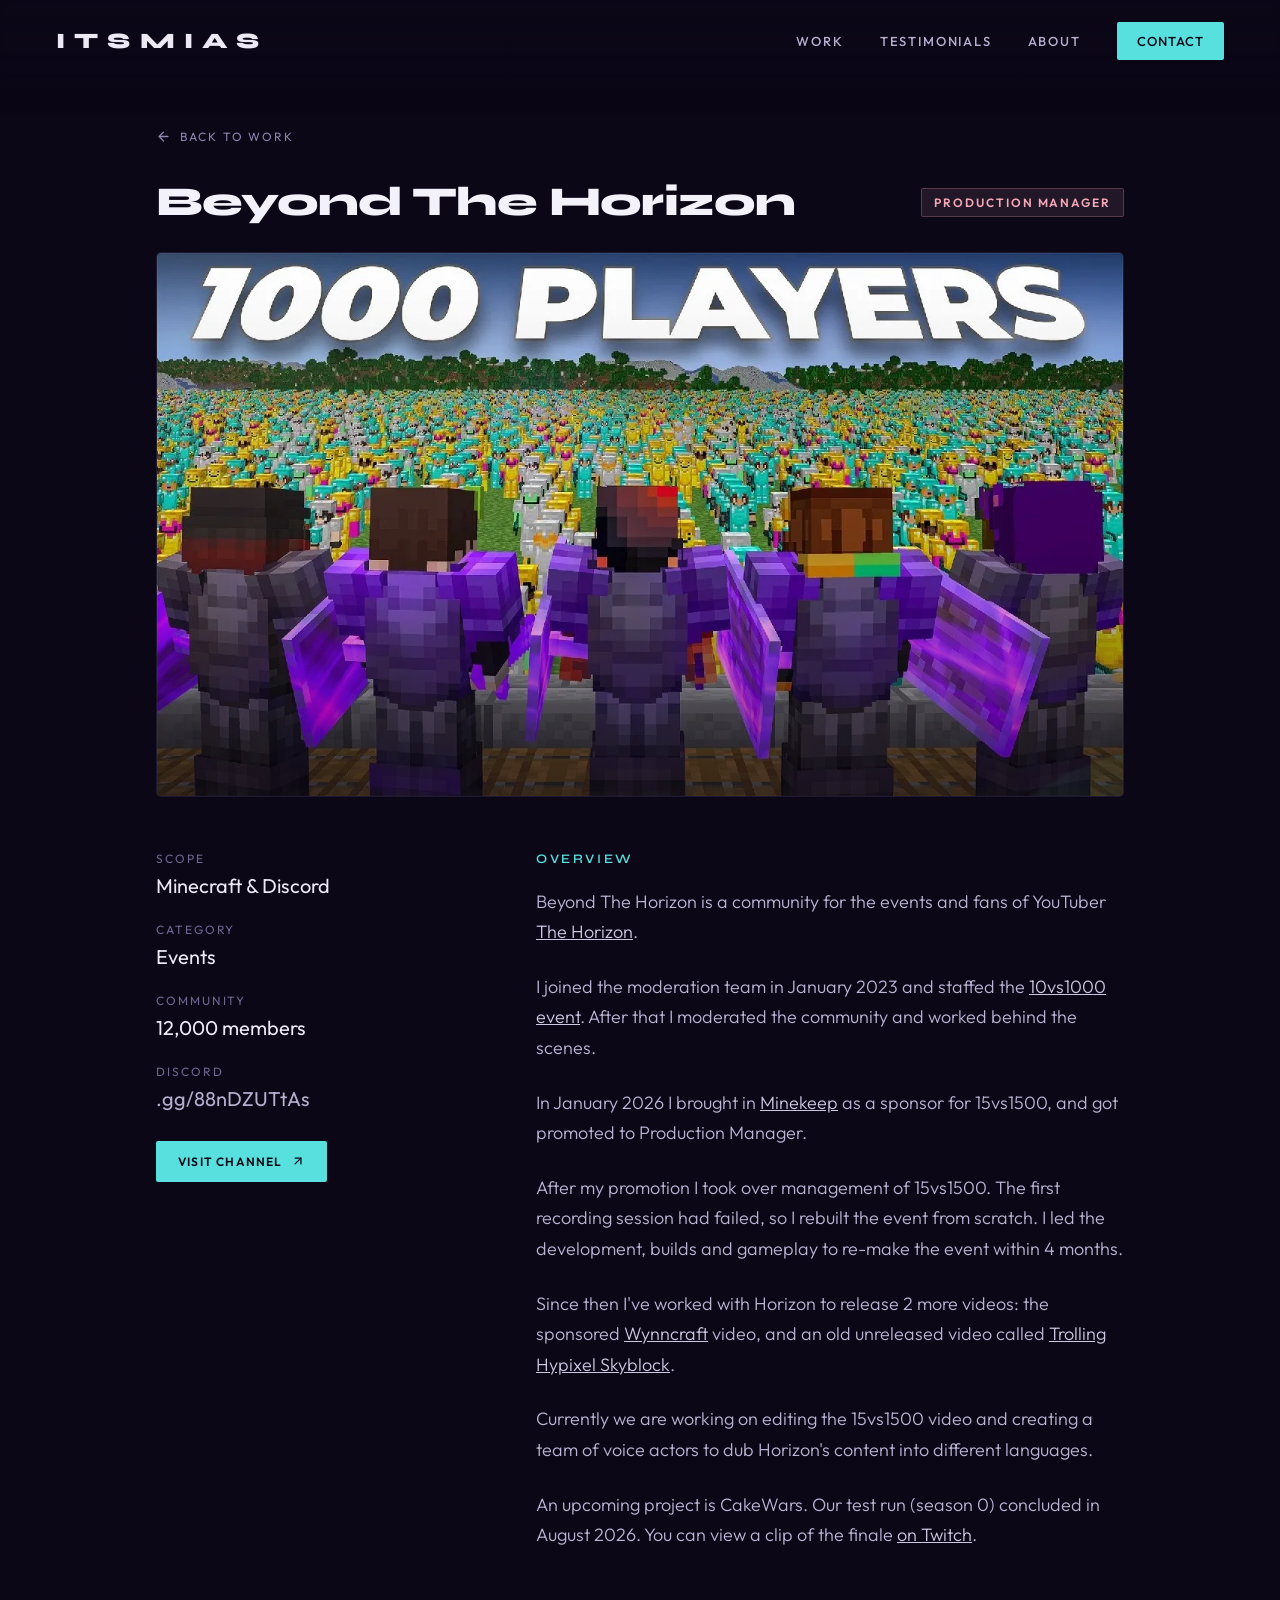
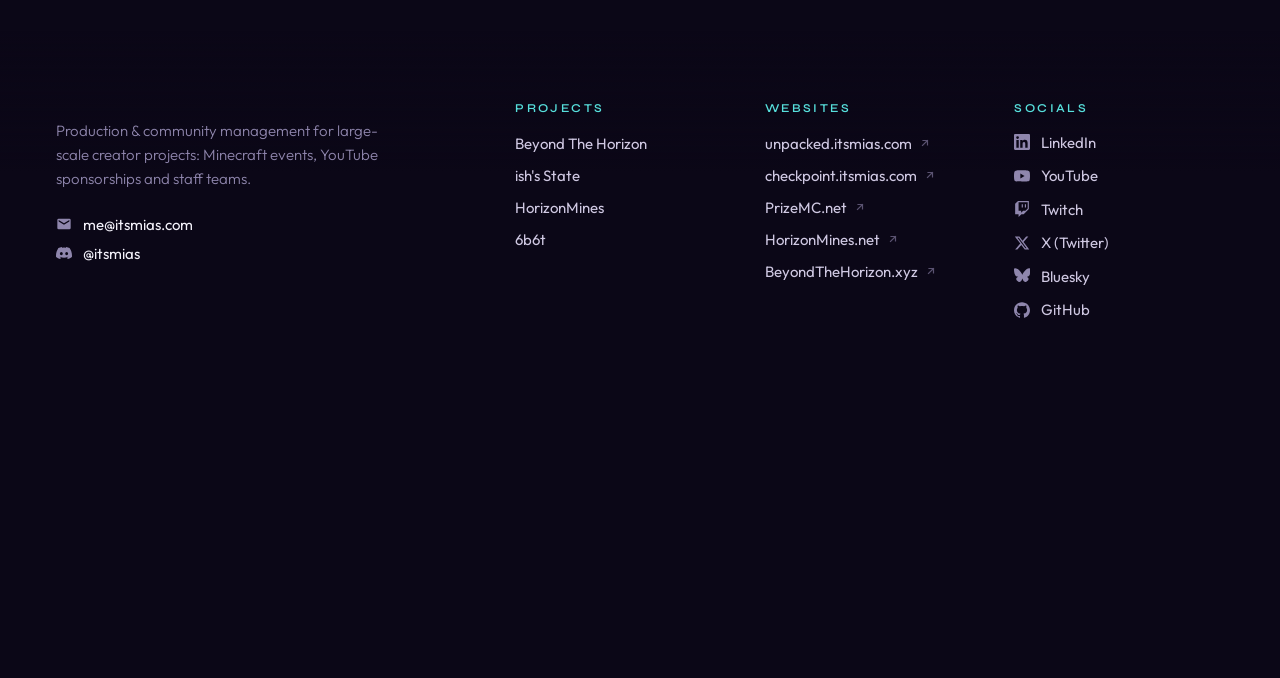
<file: projects/index.html>
<!DOCTYPE html>
<html lang="en">
<head>
<meta charset="utf-8">
<meta name="viewport" content="width=device-width, initial-scale=1">
<title>Projects - ItsMias | Beyond The Horizon, ish's State, HorizonMines, 6b6t</title>
<meta name="description" content="Projects by ItsMias: Production Manager at Beyond The Horizon, event staff on ish's State, owner of the HorizonMines Minecraft server and administrator on 6b6t.">
<link rel="canonical" href="https://itsmias.com/projects/">
<meta property="og:type" content="website">
<meta property="og:site_name" content="ItsMias">
<meta property="og:title" content="Projects - ItsMias | Beyond The Horizon, ish's State, HorizonMines, 6b6t">
<meta property="og:description" content="Projects by ItsMias: Production Manager at Beyond The Horizon, event staff on ish's State, owner of the HorizonMines Minecraft server and administrator on 6b6t.">
<meta property="og:url" content="https://itsmias.com/projects/">
<meta property="og:image" content="https://itsmias.com/assets/banner.webp">
<meta property="og:image:width" content="2560">
<meta property="og:image:height" content="1463">
<meta name="twitter:card" content="summary_large_image">
<link rel="preconnect" href="https://fonts.googleapis.com">
<link rel="icon" type="image/x-icon" href="../assets/favicon.ico">
<link rel="preconnect" href="https://fonts.gstatic.com" crossorigin="">
<link href="https://fonts.googleapis.com/css2?family=Syne:wght@400;600;700;800&amp;family=Outfit:wght@300;400;500;600&amp;display=swap" rel="stylesheet">
<link rel="stylesheet" href="../styles.css">
</head>
<body>

<div style="font-family:'Outfit',sans-serif; background:#0b0717; color:#cfc8e2; overflow-x:hidden; min-height:100vh;">

  <!-- ============ TOP PROGRESS SLIVER ============ -->
  <div id="mias-progress" style="position:fixed; top:0; left:0; height:2px; width:0%; z-index:70; background:#57e0dd; box-shadow:0 0 8px rgba(87,224,221,.5);"></div>

  <!-- ============ NAV ============ -->
  <div class="mias-nav" style="position:fixed; top:0; left:0; right:0; z-index:50; display:flex; align-items:center; justify-content:space-between; padding:22px 56px;">
    <div style="position:absolute; inset:-40px 0 -34px; z-index:-1; pointer-events:none; background:linear-gradient(180deg, rgba(11,7,23,.92) 0%, rgba(11,7,23,.5) 55%, rgba(11,7,23,0) 100%); backdrop-filter:blur(2.5px); -webkit-mask-image:linear-gradient(180deg, #000 0%, #000 60%, rgba(0,0,0,.55) 80%, transparent 100%); mask-image:linear-gradient(180deg, #000 0%, #000 60%, rgba(0,0,0,.55) 80%, transparent 100%);"></div>
    <a id="nav-wordmark" href="../#home" class="mias-link mias-navlink" style="font-family:'Syne GFix','Syne',sans-serif; font-weight:800; font-size:22px; letter-spacing:.42em; color:#ece9f5; text-decoration:none;">ITSMIAS</a>
    <div class="mias-navlinks" style="display:flex; gap:36px; align-items:center; font-family:'Outfit',sans-serif; font-weight:500; font-size:13px; letter-spacing:.14em; text-transform:uppercase;">
      <a href="../#work" class="mias-link mias-navlink" style="color:#b7afce; text-decoration:none;">Work</a>
      <a href="../#testimonials" class="mias-link mias-navlink" style="color:#b7afce; text-decoration:none;">Testimonials</a>
      <a href="../#about" class="mias-link mias-navlink" style="color:#b7afce; text-decoration:none;">About</a>
      <a href="../#contact" class="mias-btn" style="color:#0b0717; background:#57e0dd; padding:11px 20px; border-radius:2px; text-decoration:none; letter-spacing:.08em;">Contact</a>
    </div>
    <button class="mias-hamburger" aria-label="Menu" style="background:transparent; border:none; padding:8px; margin:-8px; color:#ece9f5; align-items:center; justify-content:center;">
      <svg width="26" height="26" viewBox="0 0 24 24" fill="none" stroke="currentColor" stroke-width="2" stroke-linecap="round"><path d="M3 6h18"></path><path d="M3 12h18"></path><path d="M3 18h18"></path></svg>
    </button>
  </div>

  <div id="mias-mobile-menu" style="position:fixed; top:0; left:0; right:0; z-index:49; flex-direction:column; gap:2px; padding:82px 22px 20px; background:rgba(11,7,23,.97); backdrop-filter:blur(10px); -webkit-backdrop-filter:blur(10px); border-bottom:1px solid rgba(255,255,255,.08); box-shadow:0 24px 50px -20px rgba(0,0,0,.8);">
    <a href="../#work" class="mias-link" style="font-family:'Outfit',sans-serif; font-weight:500; font-size:15px; letter-spacing:.14em; text-transform:uppercase; color:#cfc8e2; text-decoration:none; padding:15px 6px; border-bottom:1px solid rgba(255,255,255,.06);">Work</a>
    <a href="../#testimonials" class="mias-link" style="font-family:'Outfit',sans-serif; font-weight:500; font-size:15px; letter-spacing:.14em; text-transform:uppercase; color:#cfc8e2; text-decoration:none; padding:15px 6px; border-bottom:1px solid rgba(255,255,255,.06);">Testimonials</a>
    <a href="../#about" class="mias-link" style="font-family:'Outfit',sans-serif; font-weight:500; font-size:15px; letter-spacing:.14em; text-transform:uppercase; color:#cfc8e2; text-decoration:none; padding:15px 6px; border-bottom:1px solid rgba(255,255,255,.06);">About</a>
    <a href="../#contact" class="mias-btn" style="margin-top:14px; text-align:center; font-family:'Outfit',sans-serif; font-weight:600; font-size:14px; letter-spacing:.08em; text-transform:uppercase; color:#0b0717; background:#57e0dd; padding:15px; border-radius:2px; text-decoration:none;">Contact</a>
  </div>

  <!-- ============ PROJECT: BEYOND THE HORIZON ============ -->
  <article id="proj-horizon" data-screen-label="Beyond The Horizon" style="display:block; animation:projFade .55s ease both; max-width:1080px; margin:0 auto; padding:128px 56px 80px;">
    <a href="../#work" class="mias-link" style="display:inline-flex; align-items:center; gap:9px; font-size:12px; letter-spacing:.16em; text-transform:uppercase; color:#8f86ad; text-decoration:none; margin-bottom:38px;"><svg width="15" height="15" viewBox="0 0 24 24" fill="none" stroke="currentColor" stroke-width="2.2" stroke-linecap="round" stroke-linejoin="round"><path d="M19 12H6"></path><path d="M12 19l-7-7 7-7"></path></svg>Back to work</a>

    <div style="display:flex; align-items:center; justify-content:space-between; gap:16px; flex-wrap:wrap; margin-bottom:30px;">
      <h1 style="margin:0; font-family:'Syne GFix','Syne',sans-serif; font-weight:800; font-size:clamp(26px,3.2vw,42px); line-height:.98; letter-spacing:-.02em; color:#f3f1fa; white-space:nowrap;">Beyond The Horizon</h1>
      <span style="flex-shrink: 0; white-space: nowrap; font-weight: 600; font-size: 12px; letter-spacing: .16em; text-transform: uppercase; color: #F5A9B8; background: rgba(245,169,184,.1); border: 1px solid rgba(245,169,184,.25); padding: 6px 12px; border-radius: 2px; font-family: Outfit, sans-serif">Production Manager</span>
    </div>

    <div class="mias-banner" style="position:relative; aspect-ratio:16/9; overflow:hidden; border-radius:5px; border:1px solid rgba(255,255,255,.07); background:#0e0820; margin-bottom:54px;">
      <img src="../assets/horizon-thumb.webp" alt="Beyond The Horizon banner" loading="lazy" decoding="async" onerror="this.style.display='none'" style="width:100%; height:100%; display:block; object-fit:cover;">
      <div style="position:absolute; inset:0; background:linear-gradient(180deg, rgba(11,7,23,0) 55%, rgba(11,7,23,.5) 100%); pointer-events:none;"></div>
    </div>

    <div style="display:grid; grid-template-columns:320px 1fr; gap:60px; align-items:start;">
      <aside style="position:sticky; top:110px;">
        <div style="display:flex; flex-direction:column; gap:24px;">
          <div><div style="color:#6f6790; letter-spacing:.16em; text-transform:uppercase; font-size:12px; margin-bottom:7px;">SCOPE</div><div style="color:#ece9f5; font-size:20px;">Minecraft &amp; Discord</div></div>
          <div><div style="color:#6f6790; letter-spacing:.16em; text-transform:uppercase; font-size:12px; margin-bottom:7px;">Category</div><div style="color:#ece9f5; font-size:20px;">Events</div></div>
          <div><div style="color:#6f6790; letter-spacing:.16em; text-transform:uppercase; font-size:12px; margin-bottom:7px;">Community</div><div style="color:#ece9f5; font-size:20px;">12,000 members</div></div>
          <div><div style="color:#6f6790; letter-spacing:.16em; text-transform:uppercase; font-size:12px; margin-bottom:7px;">Discord</div><a href="https://discord.gg/88nDZUTtAs" target="_blank" rel="noopener" class="ext-link" style="color:#b7afce; font-size:20px; text-decoration:none;">.gg/88nDZUTtAs</a></div>
        </div>
        <a href="https://www.youtube.com/@The_Horizon" target="_blank" rel="noopener" class="mias-btn" style="display:inline-flex; align-items:center; gap:8px; margin-top:30px; font-weight:600; font-size:12px; letter-spacing:.1em; text-transform:uppercase; color:#0b0717; background:#57e0dd; padding:13px 22px; border-radius:2px; text-decoration:none;">Visit channel<svg width="14" height="14" viewBox="0 0 24 24" fill="none" stroke="currentColor" stroke-width="2.2" stroke-linecap="round" stroke-linejoin="round"><path d="M7 17L17 7"></path><path d="M7 7h10v10"></path></svg></a>
      </aside>

      <div>
        <div style="font-family:'Syne GFix','Syne',sans-serif; font-weight:600; font-size:13px; letter-spacing:.2em; text-transform:uppercase; color:#57e0dd; margin-bottom:20px;">Overview</div>
        <div style="display:flex; flex-direction:column; gap:24px; font-weight:300; font-size:18px; line-height:1.7; color:#bdb4d4; max-width:600px;">
          <p style="margin:0;">Beyond The Horizon is a community for the events and fans of YouTuber <a href="https://www.youtube.com/@The_Horizon" target="_blank" rel="noopener" class="ext-link" style="color: rgb(207, 200, 226);">The Horizon</a>.</p>

          <p style="margin:0;">I joined the moderation team in January 2023 and staffed the <a href="https://www.youtube.com/watch?v=N1xcF9do5JQ" target="_blank" rel="noopener" class="ext-link" style="color: rgb(207, 200, 226);">10vs1000 event</a>. After that I moderated the community and worked behind the scenes.</p>
            
          <p style="margin:0;">In January 2026 I brought in <a href="https://minekeep.net" target="_blank" rel="noopener" class="ext-link" style="color: rgb(207, 200, 226);">Minekeep</a> as a sponsor for 15vs1500, and got promoted to Production Manager.</p>

          <p style="margin:0;">After my promotion I took over management of 15vs1500. The first recording session had failed, so I rebuilt the event from scratch. I led the development, builds and gameplay to re-make the event within 4 months.</p>

          <p style="margin:0;">Since then I've worked with Horizon to release 2 more videos: the sponsored <a href="https://www.youtube.com/watch?v=sfRkL6mi1ZY" target="_blank" rel="noopener" class="ext-link" style="color: rgb(207, 200, 226);">Wynncraft</a> video, and an old unreleased video called <a href="https://www.youtube.com/watch?v=MHosBN78Z4A" target="_blank" rel="noopener" class="ext-link" style="color: rgb(207, 200, 226);">Trolling Hypixel Skyblock</a>. </p>
            
          <p style="margin:0;">Currently we are working on editing the 15vs1500 video and creating a team of voice actors to dub Horizon's content into different languages.</p>

          <p style="margin:0;">An upcoming project is CakeWars. Our test run (season 0) concluded in August 2026. You can view a clip of the finale <a href="https://www.twitch.tv/thehorizonmc/clip/CoyIcyDuckFloof-QHFfdMnZ6KE54wLw" target="_blank" rel="noopener" class="ext-link" style="color: rgb(207, 200, 226);">on Twitch</a>.</p>

        </div>
      </div>
    </div>

    <div style="display:flex; justify-content:space-between; gap:18px;"></div>
  </article>

  <!-- ============ PROJECT: ISH'S STATE ============ -->
  <article id="proj-state" data-screen-label="ish's State" style="display:none; animation:projFade .55s ease both; max-width:1080px; margin:0 auto; padding:128px 56px 80px;">
    <a href="../#work" class="mias-link" style="display:inline-flex; align-items:center; gap:9px; font-size:12px; letter-spacing:.16em; text-transform:uppercase; color:#8f86ad; text-decoration:none; margin-bottom:38px;"><svg width="15" height="15" viewBox="0 0 24 24" fill="none" stroke="currentColor" stroke-width="2.2" stroke-linecap="round" stroke-linejoin="round"><path d="M19 12H6"></path><path d="M12 19l-7-7 7-7"></path></svg>Back to work</a>

    <div style="display:flex; align-items:center; justify-content:space-between; gap:16px; flex-wrap:wrap; margin-bottom:30px;">
      <h1 style="margin:0; font-family:'Syne GFix','Syne',sans-serif; font-weight:800; font-size:clamp(42px,6vw,68px); line-height:.96; letter-spacing:-.02em; color:#f3f1fa;">ish's State</h1>
      <span style="font-weight:600; font-size:12px; letter-spacing:.16em; text-transform:uppercase; color:#F5A9B8; background:rgba(245,169,184,.1); border:1px solid rgba(245,169,184,.25); padding:6px 12px; border-radius:2px;">EVENT STAFF</span>
    </div>

    <div class="mias-banner" style="position:relative; aspect-ratio:16/9; overflow:hidden; border-radius:5px; border:1px solid rgba(255,255,255,.07); background:#0e0820; margin-bottom:54px;">
      <img src="../assets/ish-thumb.webp" alt="ish's State banner" loading="lazy" decoding="async" onerror="this.style.display='none'" style="width:100%; height:100%; display:block; object-fit:cover;">
      <div style="position:absolute; inset:0; background:linear-gradient(180deg, rgba(11,7,23,0) 55%, rgba(11,7,23,.5) 100%); pointer-events:none;"></div>
    </div>

    <div style="display:grid; grid-template-columns:320px 1fr; gap:60px; align-items:start;">
      <aside style="position:sticky; top:110px;">
        <div style="display:flex; flex-direction:column; gap:24px;">
          <div><div style="color:#6f6790; letter-spacing:.16em; text-transform:uppercase; font-size:12px; margin-bottom:7px;">SCOPE</div><div style="color:#ece9f5; font-size:20px;">Minecraft &amp; Discord</div></div>
          <div><div style="color:#6f6790; letter-spacing:.16em; text-transform:uppercase; font-size:12px; margin-bottom:7px;">Category</div><div style="color:#ece9f5; font-size:20px;">Events</div></div>
          <div><div style="color:#6f6790; letter-spacing:.16em; text-transform:uppercase; font-size:12px; margin-bottom:7px;">Community</div><div style="color:#ece9f5; font-size:20px;">380,000 members</div></div>
          <div><div style="color:#6f6790; letter-spacing:.16em; text-transform:uppercase; font-size:12px; margin-bottom:7px;">Discord</div><a href="https://discord.gg/state" target="_blank" rel="noopener" class="ext-link" style="color:#b7afce; font-size:20px; text-decoration:none;">.gg/state</a></div>
        </div>
        <a href="https://www.youtube.com/@ish" target="_blank" rel="noopener" class="mias-btn" style="display:inline-flex; align-items:center; gap:8px; margin-top:30px; font-weight:600; font-size:12px; letter-spacing:.1em; text-transform:uppercase; color:#0b0717; background:#57e0dd; padding:13px 22px; border-radius:2px; text-decoration:none;">Visit channel<svg width="14" height="14" viewBox="0 0 24 24" fill="none" stroke="currentColor" stroke-width="2.2" stroke-linecap="round" stroke-linejoin="round"><path d="M7 17L17 7"></path><path d="M7 7h10v10"></path></svg></a>
      </aside>

      <div>
        <div style="font-family:'Syne GFix','Syne',sans-serif; font-weight:600; font-size:13px; letter-spacing:.2em; text-transform:uppercase; color:#57e0dd; margin-bottom:20px;">Overview</div>
        <div style="display:flex; flex-direction:column; gap:24px; font-weight:300; font-size:18px; line-height:1.7; color:#bdb4d4; max-width:600px;">
          <p style="margin:0;">State is a community that produces large-scale Minecraft events for the YouTuber&nbsp;<a href="https://www.youtube.com/@ish" target="_blank" rel="noopener" class="ext-link" style="color: rgb(207, 200, 226);">Ish</a>.</p>
          
          <p style="margin:0;">
          I was part of the event staff team from November 2023 until July of 2025 and worked on the <a href="https://www.youtube.com/watch?v=ef568d0CrRY" target="_blank" rel="noopener" class="ext-link" style="color: rgb(207, 200, 226);">1000 Players Simulate Civilization: Rich &amp; Poor</a> video.</p>

          <p style="margin:0;">
            I helped design a system to organise important lore events for the video and assisted event participants in tickets. The events were hosted at 2 AM in my timezone, so my primary role was to provide support. It was incredibly fun and insightful being part of such a large staff & production team.</p>
        
          
          <p style="margin:0; color:#8f86ad; font-size:15px;">Feel free to reach out to @mericy (manager of the event staff team) on Discord for a vouch.</p>
        </div>
      </div>
    </div>

    <div style="display:flex; justify-content:space-between; gap:18px;"></div>
  </article>

  <!-- ============ PROJECT: HORIZONMINES ============ -->
  <article id="proj-horizonmines" data-screen-label="HorizonMines" style="display:none; animation:projFade .55s ease both; max-width:1080px; margin:0 auto; padding:128px 56px 80px;">
    <a href="../#work" class="mias-link" style="display:inline-flex; align-items:center; gap:9px; font-size:12px; letter-spacing:.16em; text-transform:uppercase; color:#8f86ad; text-decoration:none; margin-bottom:38px;"><svg width="15" height="15" viewBox="0 0 24 24" fill="none" stroke="currentColor" stroke-width="2.2" stroke-linecap="round" stroke-linejoin="round"><path d="M19 12H6"></path><path d="M12 19l-7-7 7-7"></path></svg>Back to work</a>

    <div style="display:flex; align-items:center; justify-content:space-between; gap:16px; flex-wrap:wrap; margin-bottom:30px;">
      <h1 style="margin:0; font-family:'Syne GFix','Syne',sans-serif; font-weight:800; font-size:clamp(42px,6vw,68px); line-height:.96; letter-spacing:-.02em; color:#f3f1fa;">HorizonMines</h1>
      <span style="font-weight:600; font-size:12px; letter-spacing:.16em; text-transform:uppercase; color:#F5A9B8; background:rgba(245,169,184,.1); border:1px solid rgba(245,169,184,.25); padding:6px 12px; border-radius:2px;">Owner</span>
    </div>

    <div class="mias-banner" style="position:relative; aspect-ratio:16/9; overflow:hidden; border-radius:5px; border:1px solid rgba(255,255,255,.07); background:#0e0820; margin-bottom:54px;">
      <img src="../assets/horizonmines-banner.webp" alt="HorizonMines banner" loading="lazy" decoding="async" onerror="this.style.display='none'" style="width:100%; height:100%; display:block; object-fit:cover;">
      <div style="position:absolute; inset:0; background:linear-gradient(180deg, rgba(11,7,23,0) 55%, rgba(11,7,23,.5) 100%); pointer-events:none;"></div>
    </div>

    <div style="display:grid; grid-template-columns:320px 1fr; gap:60px; align-items:start;">
      <aside style="position:sticky; top:110px;">
        <div style="display:flex; flex-direction:column; gap:24px;">
          <div><div style="color:#6f6790; letter-spacing:.16em; text-transform:uppercase; font-size:12px; margin-bottom:7px;">SCOPE</div><div style="color:#ece9f5; font-size:20px;">Minecraft &amp; Discord</div></div>
          <div><div style="color:#6f6790; letter-spacing:.16em; text-transform:uppercase; font-size:12px; margin-bottom:7px;">Category</div><div style="color:#ece9f5; font-size:20px;">Skymining</div></div>
          <div><div style="color:#6f6790; letter-spacing:.16em; text-transform:uppercase; font-size:12px; margin-bottom:7px;">Community</div><div style="color:#ece9f5; font-size:20px;">1,000 members</div></div>
          <div><div style="color:#6f6790; letter-spacing:.16em; text-transform:uppercase; font-size:12px; margin-bottom:7px;">Discord</div><a href="https://discord.gg/GmsQ9f8vMB" target="_blank" rel="noopener" class="ext-link" style="color:#b7afce; font-size:20px; text-decoration:none;">.gg/GmsQ9f8vMB</a></div>
        </div>
        <a href="https://horizonmines.net" target="_blank" rel="noopener" class="mias-btn" style="display:inline-flex; align-items:center; gap:8px; margin-top:30px; font-weight:600; font-size:12px; letter-spacing:.1em; text-transform:uppercase; color:#0b0717; background:#57e0dd; padding:13px 22px; border-radius:2px; text-decoration:none;">Visit website<svg width="14" height="14" viewBox="0 0 24 24" fill="none" stroke="currentColor" stroke-width="2.2" stroke-linecap="round" stroke-linejoin="round"><path d="M7 17L17 7"></path><path d="M7 7h10v10"></path></svg></a>
      </aside>

      <div>
        <div style="font-family:'Syne GFix','Syne',sans-serif; font-weight:600; font-size:13px; letter-spacing:.2em; text-transform:uppercase; color:#57e0dd; margin-bottom:20px;">Overview</div>
        <div style="display:flex; flex-direction:column; gap:24px; font-weight:300; font-size:18px; line-height:1.7; color:#bdb4d4; max-width:600px;">
          <p style="margin:0;">HorizonMines is a Minecraft server I started in December of 2022, and after 9 months of development we released season 1.</p>
  
          <p style="margin:0;">
          Over the years HorizonMines has provided me with an unique environment where I can learn or improve skills without there being a lot of pressure. This has given me the ability to get experience with every aspect of having a server, everything from game design to marketing has been part of my role. 
          <br> 
          <br>
          Out of all aspects, recruiting staff and conducting interviews is definitely the skill that I've been able to hone on this project. Practical experience beats any other preparation, and I'm happy that I've been able to master it.

          <p style="margin:0;">
          I've had lots of fun creating HorizonMines, met amazing people because of it, and it is my most cherished project due ot the nostalgia from SkyLodge, one of the first servers I staffed on. I've always treated the servers as a passion project to continue the spirit.</p>
          <p style="margin:0;">
          If you'd like to get an idea of what it was like you can find a memorial video from one of the owners <a href="https://youtu.be/6T0UVZmiSho" target="_blank" rel="noopener" class="ext-link" style="color: rgb(207, 200, 226);">on YouTube</a>.</p>
          <p style="margin:0;">
          Shoutout to @bl4nkie for making the amazing artwork above!</p>
        </div>
      </div>
    </div>

    <div style="display:flex; justify-content:space-between; gap:18px;"></div>
  </article>

  <!-- ============ PROJECT: 6B6T ============ -->
  <article id="proj-6b6t" data-screen-label="6b6t" style="display:none; animation:projFade .55s ease both; max-width:1080px; margin:0 auto; padding:128px 56px 80px;">
    <a href="../#work" class="mias-link" style="display:inline-flex; align-items:center; gap:9px; font-size:12px; letter-spacing:.16em; text-transform:uppercase; color:#8f86ad; text-decoration:none; margin-bottom:38px;"><svg width="15" height="15" viewBox="0 0 24 24" fill="none" stroke="currentColor" stroke-width="2.2" stroke-linecap="round" stroke-linejoin="round"><path d="M19 12H6"></path><path d="M12 19l-7-7 7-7"></path></svg>Back to work</a>

    <div style="display:flex; align-items:center; justify-content:space-between; gap:16px; flex-wrap:wrap; margin-bottom:30px;">
      <h1 style="margin:0; font-family:'Syne GFix','Syne',sans-serif; font-weight:800; font-size:clamp(42px,6vw,68px); line-height:.96; letter-spacing:-.02em; color:#f3f1fa;">6b6t</h1>
      <span style="font-weight:600; font-size:12px; letter-spacing:.16em; text-transform:uppercase; color:#F5A9B8; background:rgba(245,169,184,.1); border:1px solid rgba(245,169,184,.25); padding:6px 12px; border-radius:2px;">Administrator</span>
    </div>

    <div class="mias-banner" style="position:relative; aspect-ratio:16/9; overflow:hidden; border-radius:5px; border:1px solid rgba(255,255,255,.07); background:#0e0820; margin-bottom:54px;">
      <img src="../assets/6b6t-banner.webp" alt="6b6t banner" loading="lazy" decoding="async" onerror="this.style.display='none'" style="width:100%; height:100%; display:block; object-fit:cover;">
      <div style="position:absolute; inset:0; background:linear-gradient(180deg, rgba(11,7,23,0) 55%, rgba(11,7,23,.5) 100%); pointer-events:none;"></div>
    </div>

    <div style="display:grid; grid-template-columns:320px 1fr; gap:60px; align-items:start;">
      <aside style="position:sticky; top:110px;">
        <div style="display:flex; flex-direction:column; gap:24px;">
          <div><div style="color:#6f6790; letter-spacing:.16em; text-transform:uppercase; font-size:12px; margin-bottom:7px;">SCOPE</div><div style="color:#ece9f5; font-size:20px;">Minecraft &amp; Discord</div></div>
          <div><div style="color:#6f6790; letter-spacing:.16em; text-transform:uppercase; font-size:12px; margin-bottom:7px;">Category</div><div style="color:#ece9f5; font-size:20px;">Anarchy &amp; Survival</div></div>
          <div><div style="color:#6f6790; letter-spacing:.16em; text-transform:uppercase; font-size:12px; margin-bottom:7px;">Community</div><div style="color:#ece9f5; font-size:20px;">30,000 members</div></div>
          <div><div style="color:#6f6790; letter-spacing:.16em; text-transform:uppercase; font-size:12px; margin-bottom:7px;">Discord</div><a href="https://discord.6b6t.org" target="_blank" rel="noopener" class="ext-link" style="color:#b7afce; font-size:20px; text-decoration:none;">discord.6b6t.org</a></div>
        </div>
        <a href="https://6b6t.org" target="_blank" rel="noopener" class="mias-btn" style="display:inline-flex; align-items:center; gap:8px; margin-top:30px; font-weight:600; font-size:12px; letter-spacing:.1em; text-transform:uppercase; color:#0b0717; background:#57e0dd; padding:13px 22px; border-radius:2px; text-decoration:none;">Visit website<svg width="14" height="14" viewBox="0 0 24 24" fill="none" stroke="currentColor" stroke-width="2.2" stroke-linecap="round" stroke-linejoin="round"><path d="M7 17L17 7"></path><path d="M7 7h10v10"></path></svg></a>
      </aside>

      <div>
        <div style="font-family:'Syne GFix','Syne',sans-serif; font-weight:600; font-size:13px; letter-spacing:.2em; text-transform:uppercase; color:#57e0dd; margin-bottom:20px;">Overview</div>
        <div style="display:flex; flex-direction:column; gap:24px; font-weight:300; font-size:18px; line-height:1.7; color:#bdb4d4; max-width:600px;">
          <p style="margin:0;">6b6t is the largest Minecraft anarchy server.</p>
          <p style="margin:0;">I was invited by the owner qbasty to join the team in June 2023 and was an adminsitrator until Decemeber 2023.</p>
          <p style="margin:0;">My responsibilities included setting up a moderation team, writing blogs and hosting community events.</p>
          <p style="margin:0;">This was one of my first positions managing a larger Discord server, and the fact that it was based around an anarchy server came with its challenges.</p>
          <p style="margin:0;">I learned how to deal with of threats and instigation, directed at myself or other staff members, on a level that I hadn't encountered before.</p>
        </div>
      </div>
    </div>

    <div style="display:flex; justify-content:space-between; gap:18px;"></div>
  </article>

  <!-- ============ FOOTER ============ -->
  <footer class="mias-footer mias-footer--plain mias-contact-foot">
    <div class="mias-footer-top">
      <div class="mias-footer-cols">
        <div class="mias-footer-brand">
          <p class="mias-footer-blurb">Production &amp; community management for large-scale creator projects: Minecraft events, YouTube sponsorships and staff teams.</p>
          <div class="mias-footer-contact">
            <a href="mailto:me@itsmias.com"><svg viewBox="0 0 24 24" fill="currentColor" aria-hidden="true"><path d="M20 4H4a2 2 0 0 0-2 2v12a2 2 0 0 0 2 2h16a2 2 0 0 0 2-2V6a2 2 0 0 0-2-2zm0 4.24-8 5-8-5V6l8 5 8-5z"></path></svg>me@itsmias.com</a>
            <a href="https://discord.com/users/615580983881760787" target="_blank" rel="noopener"><svg aria-hidden="true" viewBox="0 0 24 24" fill="currentColor"><path d="M20.317 4.37a19.79 19.79 0 0 0-4.885-1.515.074.074 0 0 0-.079.037c-.21.375-.444.864-.608 1.25a18.27 18.27 0 0 0-5.487 0 12.64 12.64 0 0 0-.617-1.25.077.077 0 0 0-.079-.037A19.74 19.74 0 0 0 3.677 4.37a.07.07 0 0 0-.032.027C.533 9.046-.32 13.58.099 18.057a.082.082 0 0 0 .031.057 19.9 19.9 0 0 0 5.993 3.03.078.078 0 0 0 .084-.028 14.09 14.09 0 0 0 1.226-1.994.076.076 0 0 0-.041-.106 13.1 13.1 0 0 1-1.872-.892.077.077 0 0 1-.008-.128 10.2 10.2 0 0 0 .372-.292.074.074 0 0 1 .077-.01c3.928 1.793 8.18 1.793 12.062 0a.074.074 0 0 1 .078.01c.12.098.246.198.373.292a.077.077 0 0 1-.006.127 12.3 12.3 0 0 1-1.873.892.077.077 0 0 0-.041.107c.36.698.772 1.362 1.225 1.993a.076.076 0 0 0 .084.028 19.84 19.84 0 0 0 6.002-3.03.077.077 0 0 0 .032-.054c.5-5.177-.838-9.674-3.549-13.66a.061.061 0 0 0-.031-.03zM8.02 15.33c-1.183 0-2.157-1.085-2.157-2.419 0-1.333.956-2.419 2.157-2.419 1.21 0 2.176 1.096 2.157 2.42 0 1.333-.956 2.418-2.157 2.418zm7.975 0c-1.183 0-2.157-1.085-2.157-2.419 0-1.333.955-2.419 2.157-2.419 1.21 0 2.176 1.096 2.157 2.42 0 1.333-.946 2.418-2.157 2.418z"></path></svg>@itsmias</a>
          </div>
        </div>
        <div>
          <h2 class="mias-footer-h">Projects</h2>
          <ul class="mias-footer-list">
          <li><a href="#horizon" class="mias-navlink">Beyond The Horizon</a></li>
          <li><a href="#state" class="mias-navlink">ish's State</a></li>
          <li><a href="#horizonmines" class="mias-navlink">HorizonMines</a></li>
          <li><a href="#6b6t" class="mias-navlink">6b6t</a></li>
          </ul>
        </div>
        <div>
          <h2 class="mias-footer-h">Websites</h2>
          <ul class="mias-footer-list">
          <li><a href="https://unpacked.itsmias.com" target="_blank" rel="noopener">unpacked.itsmias.com<svg class="mias-ext" viewBox="0 0 24 24" fill="none" stroke="currentColor" stroke-width="2.4" stroke-linecap="square" aria-hidden="true"><path d="M7 17L17 7M8 7h9v9"></path></svg></a></li>
          <li><a href="https://checkpoint.itsmias.com" target="_blank" rel="noopener">checkpoint.itsmias.com<svg class="mias-ext" viewBox="0 0 24 24" fill="none" stroke="currentColor" stroke-width="2.4" stroke-linecap="square" aria-hidden="true"><path d="M7 17L17 7M8 7h9v9"></path></svg></a></li>
          <li><a href="https://prizemc.net" target="_blank" rel="noopener">PrizeMC.net<svg class="mias-ext" viewBox="0 0 24 24" fill="none" stroke="currentColor" stroke-width="2.4" stroke-linecap="square" aria-hidden="true"><path d="M7 17L17 7M8 7h9v9"></path></svg></a></li>
          <li><a href="https://horizonmines.net" target="_blank" rel="noopener">HorizonMines.net<svg class="mias-ext" viewBox="0 0 24 24" fill="none" stroke="currentColor" stroke-width="2.4" stroke-linecap="square" aria-hidden="true"><path d="M7 17L17 7M8 7h9v9"></path></svg></a></li>
          <li><a href="https://beyondthehorizon.xyz" target="_blank" rel="noopener">BeyondTheHorizon.xyz<svg class="mias-ext" viewBox="0 0 24 24" fill="none" stroke="currentColor" stroke-width="2.4" stroke-linecap="square" aria-hidden="true"><path d="M7 17L17 7M8 7h9v9"></path></svg></a></li>
          </ul>
        </div>
        <div>
          <h2 class="mias-footer-h">Socials</h2>
          <ul class="mias-footer-list">
          <li><a href="https://www.linkedin.com/in/matthias-van-berlo-16662b41a/" target="_blank" rel="noopener"><svg aria-hidden="true" viewBox="0 0 24 24" fill="currentColor"><path d="M20.447 20.452h-3.554v-5.569c0-1.328-.027-3.037-1.852-3.037-1.853 0-2.136 1.445-2.136 2.939v5.667H9.351V9h3.414v1.561h.046c.477-.9 1.637-1.85 3.37-1.85 3.601 0 4.267 2.37 4.267 5.455v6.286zM5.337 7.433a2.062 2.062 0 0 1-2.063-2.065 2.064 2.064 0 1 1 2.063 2.065zm1.782 13.019H3.555V9h3.564v11.452zM22.225 0H1.771C.792 0 0 .774 0 1.729v20.542C0 23.227.792 24 1.771 24h20.451C23.2 24 24 23.227 24 22.271V1.729C24 .774 23.2 0 22.222 0h.003z"></path></svg>LinkedIn</a></li>
          <li><a href="https://www.youtube.com/channel/UCuR-dGyL3-mBmlr0Ym_AlsA" target="_blank" rel="noopener"><svg aria-hidden="true" viewBox="0 0 24 24" fill="currentColor"><path d="M23.498 6.186a3.016 3.016 0 0 0-2.122-2.136C19.505 3.545 12 3.545 12 3.545s-7.505 0-9.377.505A3.017 3.017 0 0 0 .502 6.186C0 8.07 0 12 0 12s0 3.93.502 5.814a3.016 3.016 0 0 0 2.122 2.136c1.871.505 9.376.505 9.376.505s7.505 0 9.377-.505a3.015 3.015 0 0 0 2.122-2.136C24 15.93 24 12 24 12s0-3.93-.502-5.814zM9.545 15.568V8.432L15.818 12l-6.273 3.568z"></path></svg>YouTube</a></li>
          <li><a href="https://www.twitch.tv/itsmias" target="_blank" rel="noopener"><svg aria-hidden="true" viewBox="0 0 24 24" fill="currentColor"><path d="M11.571 4.714h1.715v5.143H11.57zm4.715 0H18v5.143h-1.714zM6 0L1.714 4.286v15.428h5.143V24l4.286-4.286h3.428L22.286 12V0zm14.571 11.143l-3.428 3.428h-3.429l-3 3v-3H6.857V1.714h13.714z"></path></svg>Twitch</a></li>
          <li><a href="https://x.com/itsmias_" target="_blank" rel="noopener" class="mias-xbird"><svg aria-hidden="true" viewBox="0 0 24 24" fill="currentColor"><path class="mias-x" d="M18.244 2.25h3.308l-7.227 8.26 8.502 11.24H16.17l-5.214-6.817L4.99 21.75H1.68l7.73-8.835L1.254 2.25H8.08l4.713 6.231zm-1.161 17.52h1.833L7.084 4.126H5.117z"></path><path class="mias-bird" d="M23.953 4.57a10 10 0 01-2.825.775 4.958 4.958 0 002.163-2.723c-.951.555-2.005.959-3.127 1.184a4.92 4.92 0 00-8.384 4.482C7.69 8.095 4.067 6.13 1.64 3.162a4.822 4.822 0 00-.666 2.475c0 1.71.87 3.213 2.188 4.096a4.904 4.904 0 01-2.228-.616v.06a4.923 4.923 0 003.946 4.827 4.996 4.996 0 01-2.212.085 4.936 4.936 0 004.604 3.417 9.867 9.867 0 01-6.102 2.105c-.39 0-.779-.023-1.17-.067a13.995 13.995 0 007.557 2.209c9.053 0 13.998-7.496 13.998-13.985 0-.21 0-.42-.015-.63A9.935 9.935 0 0024 4.59z"></path></svg>X (Twitter)</a></li>
          <li><a href="https://bsky.app/profile/its-mias.bsky.social" target="_blank" rel="noopener"><svg aria-hidden="true" viewBox="0 0 24 24" fill="currentColor"><path d="M5.71 1.64c2.74 2.06 5.69 6.24 6.77 8.48 1.08-2.24 4.03-6.42 6.77-8.48 1.98-1.49 5.18-2.64 5.18.99 0 .73-.42 6.09-.66 6.96-.85 3.02-3.93 3.79-6.66 3.33 4.78.81 6 3.51 3.37 6.21-4.99 5.13-7.17-1.29-7.73-2.93-.1-.3-.15-.44-.15-.32 0-.12-.05.02-.15.32-.56 1.64-2.74 8.06-7.73 2.93-2.63-2.7-1.41-5.4 3.37-6.21-2.73.46-5.81-.31-6.66-3.33C.42 8.72 0 3.36 0 2.63c0-3.63 3.2-2.48 5.18-.99z"></path></svg>Bluesky</a></li>
          <li><a href="https://github.com/ItsMias" target="_blank" rel="noopener" class="mias-gh"><svg aria-hidden="true" viewBox="0 0 24 24" fill="currentColor"><path d="M12 .297c-6.63 0-12 5.373-12 12 0 5.303 3.438 9.8 8.205 11.385.6.113.82-.258.82-.577 0-.285-.01-1.04-.015-2.04-3.338.724-4.042-1.61-4.042-1.61C4.422 18.07 3.633 17.7 3.633 17.7c-1.087-.744.084-.729.084-.729 1.205.084 1.838 1.236 1.838 1.236 1.07 1.835 2.809 1.305 3.495.998.108-.776.417-1.305.76-1.605-2.665-.3-5.466-1.332-5.466-5.93 0-1.31.465-2.38 1.235-3.22-.135-.303-.54-1.523.105-3.176 0 0 1.005-.322 3.3 1.23.96-.267 1.98-.399 3-.405 1.02.006 2.04.138 3 .405 2.28-1.552 3.285-1.23 3.285-1.23.645 1.653.24 2.873.12 3.176.765.84 1.23 1.91 1.23 3.22 0 4.61-2.805 5.625-5.475 5.92.42.36.81 1.096.81 2.22 0 1.606-.015 2.896-.015 3.286 0 .315.21.69.825.57C20.565 22.092 24 17.592 24 12.297c0-6.627-5.373-12-12-12"></path></svg>GitHub</a></li>
          </ul>
        </div>
      </div>
    </div>
    <div class="mias-footer-end">
      <div class="mias-footer-endmark">ITSMIAS</div>
    </div>
  </footer>

</div>

<script src="../script.js"></script>
</body>
</html>
</file>
<file: styles.css>
/* ============================================================
   ITSMIAS — portfolio site
   Shared styles for index.html (home) and project.html (case studies)
   ============================================================ */

/* Syne's lowercase g has a stub descender by design; serve Bricolage
   Grotesque's g (and only its g) instead via unicode-range. Stacks list
   'Syne GFix' before 'Syne' so every other glyph falls through to Syne. */
@font-face {
  font-family: 'Syne GFix';
  src: url('assets/bricolage-g.woff2') format('woff2');
  font-weight: 200 800;
  size-adjust: 95%;
  unicode-range: U+0067;
}

*{ box-sizing:border-box; }
html{ scroll-behavior:smooth; scrollbar-width:none; -ms-overflow-style:none; }
body{ margin:0; background:#0b0717; }
::selection{ background:#F5A9B8; color:#0b0717; }
::-webkit-scrollbar{ width:0; height:0; display:none; }

@keyframes projFade { from{ transform:translateY(14px); } to{ transform:translateY(0); } }
@keyframes paneIn { from{ opacity:0; transform:translateY(12px); } to{ opacity:1; transform:translateY(0); } }
@keyframes paneItemIn { from{ opacity:0; transform:translateY(18px); filter:blur(5px); } to{ opacity:1; transform:translateY(0); filter:blur(0); } }
@keyframes paneNumIn { from{ opacity:0; transform:translateX(16px); } to{ opacity:1; transform:translateX(0); } }

/* ---- hero scroll cue ---- */
/* the pair fades in, then pulses the site's cyan from ~1.5s so the cue is
   moving before a visitor decides to leave; the wrapper owns the fade so it
   can retire mid-pulse and come back when the visitor returns to the top */
@keyframes cueIn { from{ opacity:0; transform:translateY(10px); } to{ opacity:1; transform:translateY(0); } }
@keyframes cuePulse {
  0%,100%{ color:#8f86ad; filter:drop-shadow(0 0 0 rgba(87,224,221,0)); }
  50%{ color:#57e0dd; filter:drop-shadow(0 0 9px rgba(87,224,221,.75)); }
}
@keyframes cueNudge { 0%,100%{ transform:translateY(0); } 50%{ transform:translateY(4px); } }

.mias-scrollcue{ transition:opacity .5s ease; }
.mias-scrollcue.is-gone{ opacity:0; }
.mias-scrollcue-in{ opacity:0; pointer-events:auto; animation:cueIn .7s cubic-bezier(.22,1,.36,1) .6s both; }
/* faded out it must not swallow clicks meant for the page behind it */
.mias-scrollcue.is-gone .mias-scrollcue-in{ pointer-events:none; }
/* identical timing on both arrows so the pair moves as a single unit */
.mias-scrollcue-chev{ animation:cuePulse 2.6s ease-in-out 1.5s infinite, cueNudge 2.6s ease-in-out 1.5s infinite; }
/* !important so the hover state outranks the running pulse */
.mias-scrollcue-in:hover .mias-scrollcue-chev{ color:#57e0dd !important; filter:drop-shadow(0 0 11px rgba(87,224,221,.85)) !important; }
@media (max-width:640px){ .mias-scrollcue{ bottom:10px !important; } }
/* short/landscape phones: the hero copy already fills the frame */
@media (max-height:560px){ .mias-scrollcue{ display:none !important; } }
@media (prefers-reduced-motion: reduce){
  .mias-scrollcue-in{ opacity:1; animation:none; }
  .mias-scrollcue-chev{ color:#57e0dd !important; animation:none; }
}

/* ---- what-i-do feature tabs ---- */
.mias-tab-title{ display:inline-block; color:#6f6790; }
.mias-tab[aria-selected="true"] .mias-tab-title{ color:#f3f1fa; }
.mias-tab:hover .mias-tab-title{ color:#f3f1fa; }
.mias-tab-fill{ transition:height .45s cubic-bezier(.22,1,.36,1); }
@media (max-width:860px){
  .mias-tabs{ grid-template-columns:1fr !important; gap:28px !important; }
  #services{ padding-top:90px !important; }
  /* tab buttons: tighter rows */
  .mias-tab{ padding:12px 4px !important; gap:14px !important; }
  .mias-tab-title{ font-size:18px !important; }
  /* panel: drop the desktop left inset, shorten min-height */
  .mias-tabpanel{ padding-left:0 !important; min-height:200px !important; }
  .mias-tabpanel > div[aria-hidden="true"]{ left:0 !important; }
  .mias-pane > div{ padding-left:24px !important; }
  /* long titles must wrap on narrow screens */
  .mias-pane h3{ white-space:normal !important; font-size:24px !important; line-height:1.3 !important; }
  .mias-pane p{ font-size:16px !important; max-width:none !important; }
}

/* ---- links ---- */
.mias-link{ transition:color .25s ease, opacity .25s ease; }
.mias-link:hover{ color:#57e0dd !important; }

/* testimonial attribution → project page: recolour the inline-styled name/role on hover */
.mias-testi-link span{ transition:color .25s ease; }
.mias-testi-link:hover span{ color:#F5A9B8 !important; }

/* nav links — sliding underline matching the scroll sliver */
.mias-navlink{ position:relative; }
.mias-navlink::after{ content:""; position:absolute; left:0; right:0; bottom:-7px; height:2px; background:#57e0dd; box-shadow:0 0 8px rgba(87,224,221,.5); transform:scaleX(0); transform-origin:right; transition:transform var(--ul-dur, .3s) cubic-bezier(.2,.7,.2,1); }
html:not(.ul-js) .mias-navlink:hover::after, .mias-navlink.ul-on::after{ transform:scaleX(1); transform-origin:left; }
/* wordmark has .42em letter-spacing → trailing gap; trim the underline */
#nav-wordmark.mias-navlink::after{ right:.42em; }

/* ---- wordmark build (.wm-build: the nav ITSMIAS and the footer's giant MIAS;
   script.js splits the text into .wm-ch pieces) ----
   Valorant-style construction, letter by letter: a cyan line sweeps across,
   two offset slices of the glyph slide in from opposite sides and lock
   together, then the real glyph wipes in cyan and cools to white. Leaving,
   the whole mark goes at once, like Valorant's logo out: glyphs are cut down
   to a thin band, spread apart from the centre with connector lines and a
   cyan copy, smear sideways, then hard-cut. The glyph has no fill on the way
   in, so hover colour still reaches it once the build has finished.
   Per-instance knobs: --wm-hi construction colour, --wm-ls the mark's
   letter-spacing, --wm-line/--wm-dot line and pixel size, --wm-glow,
   --wm-over how far the T finale's stem overshoots (scaleY),
   --wm-spread/--wm-smear how far the exit pushes letters apart and sideways,
   --wm-shift moves the spread's anchor off the centre.
   The settled glyph and the exit connectors use the mark's own colour. */
/* relative: the stray pixels and lines are placed against the mark itself */
.wm-build{ position:relative; white-space:nowrap; --wm-over:2.4; --wm-hi:#57e0dd; --wm-ls:.42em; --wm-line:2px; --wm-dot:3px; --wm-glow:0 0 8px rgba(87,224,221,.6); --wm-spread:1; --wm-smear:1.2em; }
/* the nav mark sits against the left edge, so its exit spreads rightwards
   from the first letter (--wm-dmin, set by script.js, cancels the most
   negative offset) instead of from the centre, and never runs off-screen */
#nav-wordmark{ --wm-shift:var(--wm-dmin, 0); }
/* phones: tighter spread and shorter smear so it never reaches the menu button */
@media (max-width:760px){ #nav-wordmark{ --wm-smear:.1em; --wm-spread:.3; } }
.wm-build .wm-ch{ position:relative; display:inline-block; }
.wm-build .wm-g{ display:inline-block; clip-path:inset(0 100% 0 0); }
.wm-build .wm-s, .wm-build .wm-ln, .wm-build .wm-px{ position:absolute; pointer-events:none; opacity:0; }
.wm-build .wm-s{ left:0; top:0; }
.wm-build .wm-s1{ color:var(--wm-hi); clip-path:inset(0 0 56% 0); }
.wm-build .wm-s2{ color:inherit; clip-path:inset(56% 0 0 0); }
.wm-build .wm-ln{ left:-.18em; right:calc(var(--wm-ls) - .18em); top:var(--ly, 50%); height:var(--wm-line); background:var(--wm-hi); box-shadow:var(--wm-glow); }
.wm-build .wm-px{ width:var(--wm-dot); height:var(--wm-dot); background:var(--wm-hi); left:var(--px); top:var(--py); }

.wm-build.is-in .wm-g{ clip-path:none; animation:wmGlyph .85s cubic-bezier(.2,.7,.2,1) backwards; animation-delay:calc(var(--i) * 105ms); }
.wm-build.is-in .wm-s1{ animation:wmSlice1 .85s cubic-bezier(.2,.7,.2,1); animation-delay:calc(var(--i) * 105ms); }
.wm-build.is-in .wm-s2{ animation:wmSlice2 .85s cubic-bezier(.2,.7,.2,1); animation-delay:calc(var(--i) * 105ms); }
.wm-build.is-in .wm-ln{ animation:wmLine .85s cubic-bezier(.7,0,.2,1); animation-delay:calc(var(--i) * 105ms - 80ms); }
.wm-build.is-in .wm-px{ animation:wmPixel 1.25s steps(1, end); animation-delay:var(--pd); }

/* finale letter (.wm-fin): skips its normal turn and is built last from its
   strokes, like the T in Valorant's logo. T: the crossbar (top copy, cut at
   --cut, measured by script.js) flies in from the right as a long bar and
   shrinks into place, then the stem (bottom copy) drops in from above,
   overshoots past the baseline and snaps back. The real glyph swaps in
   once the pieces have rejoined. */
.wm-build.is-in .wm-fin .wm-g{ animation:finGlyph 1.2s steps(1, end) backwards; animation-delay:var(--fd); }
.wm-build.is-in .wm-fin .wm-ln{ animation:none; }
.wm-build.is-in .wm-fin-t .wm-s1{ color:inherit; clip-path:inset(0 0 calc(100% - var(--cut, 30%)) 0); transform-origin:0 50%; animation:finBar 1.2s cubic-bezier(.2,.7,.2,1); animation-delay:var(--fd); }
.wm-build.is-in .wm-fin-t .wm-s2{ clip-path:inset(var(--cut, 30%) 0 0 0); transform-origin:50% var(--cut, 30%); animation:finStem 1.2s cubic-bezier(.2,.7,.2,1); animation-delay:var(--fd); }
@keyframes finGlyph{ 0%{ opacity:0; } 80%{ opacity:1; } }
@keyframes finBar{
  0%   { opacity:0; transform:translateX(1.8em) scaleX(2.6); color:var(--wm-hi); }
  4%   { opacity:1; }
  30%  { transform:translateX(.3em) scaleX(1.35); color:var(--wm-hi); }
  42%  { transform:translateX(-.03em) scaleX(1); }
  48%  { transform:none; }
  80%  { opacity:1; transform:none; }
  81%,100%{ opacity:0; transform:none; }
}
@keyframes finStem{
  0%,32%{ opacity:0; transform:translateY(-1.1em) scaleY(1); color:var(--wm-hi); }
  35%  { opacity:1; }
  52%  { transform:translateY(0) scaleY(var(--wm-over)); color:var(--wm-hi); }
  64%  { transform:translateY(0) scaleY(.9); }
  72%  { transform:translateY(0) scaleY(1.04); }
  78%  { transform:none; }
  80%  { opacity:1; transform:none; }
  81%,100%{ opacity:0; transform:none; }
}

.wm-build.is-out .wm-ch{ isolation:isolate; }
.wm-build.is-out .wm-g{ animation:wmGlyphOut .3s linear both; }
.wm-build.is-out .wm-s1{ z-index:-1; animation:wmCyanOut .3s linear both; }
.wm-build.is-out .wm-ln{ left:.1em; right:-.1em; top:58%; height:var(--wm-line); background:currentColor; box-shadow:none; animation:wmLineOut .3s linear both; }
.wm-build.is-out .wm-px{ animation:wmPixel .45s steps(1, end); }

@keyframes wmLine{
  0%  { opacity:1; clip-path:inset(0 100% 0 0); }
  38% { opacity:1; clip-path:inset(0 0 0 0); }
  100%{ opacity:1; clip-path:inset(0 0 0 100%); }
}
@keyframes wmSlice1{
  0%,18%{ opacity:0; transform:translateX(-.55em); }
  30%   { opacity:1; transform:translateX(-.22em); }
  48%   { opacity:1; transform:translateX(.06em); }
  58%   { opacity:1; transform:translateX(0); }
  64%   { opacity:0; transform:translateX(0); }
  100%  { opacity:0; }
}
@keyframes wmSlice2{
  0%,24%{ opacity:0; transform:translateX(.5em); }
  36%   { opacity:1; transform:translateX(.18em); }
  52%   { opacity:1; transform:translateX(-.05em); }
  60%   { opacity:1; transform:translateX(0); }
  66%   { opacity:0; transform:translateX(0); }
  100%  { opacity:0; }
}
@keyframes wmGlyph{
  0%,40%{ clip-path:inset(0 100% 0 0); color:var(--wm-hi); opacity:1; }
  60%   { clip-path:inset(0 0 0 0); color:var(--wm-hi); opacity:1; }
  66%   { opacity:.35; }
  72%   { opacity:1; }
  100%  { clip-path:inset(0 0 0 0); }
}
/* exit timing: snap into the band (ease-out), spread evenly, then the
   smear accelerates (ease-in) into a hard cut — no dead frames at the end */
@keyframes wmGlyphOut{
  0%      { clip-path:inset(0 0 0 0); transform:none; opacity:1; animation-timing-function:cubic-bezier(.2,.8,.3,1); }
  18%     { clip-path:inset(30% 0 24% 0); transform:translateX(calc((var(--d) + var(--wm-shift, 0)) * var(--wm-spread) * .25em)); animation-timing-function:linear; }
  50%     { clip-path:inset(42% 0 34% 0); transform:translateX(calc((var(--d) + var(--wm-shift, 0)) * var(--wm-spread) * .9em)) scaleX(1.15); animation-timing-function:cubic-bezier(.5,0,1,1); }
  88%     { clip-path:inset(47% 0 40% 0); transform:translateX(calc((var(--d) + var(--wm-shift, 0)) * var(--wm-spread) * 1.1em + var(--wm-smear))) scaleX(2.4); opacity:1; }
  89%,100%{ clip-path:inset(47% 0 40% 0); transform:translateX(calc((var(--d) + var(--wm-shift, 0)) * var(--wm-spread) * 1.1em + var(--wm-smear))) scaleX(2.4); opacity:0; }
}
@keyframes wmCyanOut{
  0%,8%   { clip-path:inset(30% 0 24% 0); transform:translateX(calc((var(--d) + var(--wm-shift, 0)) * var(--wm-spread) * .25em - .2em)); opacity:0; animation-timing-function:cubic-bezier(.2,.8,.3,1); }
  18%     { clip-path:inset(30% 0 24% 0); transform:translateX(calc((var(--d) + var(--wm-shift, 0)) * var(--wm-spread) * .25em - .2em)); opacity:1; animation-timing-function:linear; }
  50%     { clip-path:inset(42% 0 34% 0); transform:translateX(calc((var(--d) + var(--wm-shift, 0)) * var(--wm-spread) * .9em - .3em)) scaleX(1.2); animation-timing-function:cubic-bezier(.5,0,1,1); }
  88%     { clip-path:inset(47% 0 40% 0); transform:translateX(calc((var(--d) + var(--wm-shift, 0)) * var(--wm-spread) * 1.1em + var(--wm-smear) + .5em)) scaleX(2.8); opacity:1; }
  89%,100%{ clip-path:inset(47% 0 40% 0); transform:translateX(calc((var(--d) + var(--wm-shift, 0)) * var(--wm-spread) * 1.1em + var(--wm-smear) + .5em)) scaleX(2.8); opacity:0; }
}
@keyframes wmLineOut{
  0%,12%  { transform:translateX(calc((var(--d) + var(--wm-shift, 0)) * var(--wm-spread) * .25em)); opacity:0; animation-timing-function:cubic-bezier(.2,.8,.3,1); }
  20%     { transform:translateX(calc((var(--d) + var(--wm-shift, 0)) * var(--wm-spread) * .3em)); opacity:var(--cn); animation-timing-function:linear; }
  50%     { transform:translateX(calc((var(--d) + var(--wm-shift, 0)) * var(--wm-spread) * .9em + .3em)) scaleX(2.2); animation-timing-function:cubic-bezier(.5,0,1,1); }
  88%     { transform:translateX(calc((var(--d) + var(--wm-shift, 0)) * var(--wm-spread) * 1.1em + var(--wm-smear))) scaleX(3); opacity:var(--cn); }
  89%,100%{ transform:translateX(calc((var(--d) + var(--wm-shift, 0)) * var(--wm-spread) * 1.1em + var(--wm-smear))) scaleX(3); opacity:0; }
}
@keyframes wmPixel{
  0%  { opacity:1; }
  18% { opacity:0; }
  34% { opacity:1; }
  46% { opacity:0; }
  100%{ opacity:0; }
}

@media (prefers-reduced-motion: reduce){
  .wm-build .wm-s, .wm-build .wm-ln, .wm-build .wm-px{ display:none; }
  .wm-build .wm-g{ clip-path:none; opacity:0; transition:opacity .3s ease; }
  .wm-build.is-in .wm-g{ opacity:1; animation:none; }
  .wm-build.is-out .wm-g{ animation:none; }
}

/* ---- buttons — glow only, no bob ---- */
.mias-btn{ transition:box-shadow .35s ease, background .25s ease; }
.mias-copy-row{ display:inline-grid; grid-auto-flow:column; grid-auto-columns:1fr; gap:16px; }
@media (max-width:600px){ .mias-copy-row{ grid-auto-flow:row; } }
.mias-copy{ font-family:inherit; cursor:pointer; border:none; display:inline-flex; align-items:center; justify-content:center; gap:12px; font-weight:600; font-size:15px; letter-spacing:.04em; color:#0b0717; background:#57e0dd; padding:18px 32px; border-radius:2px; box-shadow:0 10px 40px rgba(87,224,221,.3); }
.mias-copy svg{ flex:none; }
/* "Copied!" sits on top of the original label in the same grid cell, so the
   button keeps its width instead of jumping when the text swaps */
.mias-copy-label{ display:inline-grid; }
.mias-copy-label::after{ content:'Copied!'; grid-area:1/1; justify-self:center; visibility:hidden; }
.mias-copy-text{ grid-area:1/1; justify-self:center; }
.mias-copy.is-copied .mias-copy-text{ visibility:hidden; }
.mias-copy.is-copied .mias-copy-label::after{ visibility:visible; }
.mias-copy.is-copied{ background:#F5A9B8; box-shadow:0 10px 40px rgba(245,169,184,.4); }
.mias-btn:hover{ box-shadow:0 0 0 1px rgba(87,224,221,.4), 0 14px 34px -10px rgba(87,224,221,.6); }
.mias-copy.is-copied:hover{ box-shadow:0 0 0 1px rgba(245,169,184,.5), 0 14px 34px -10px rgba(245,169,184,.7); }
/* solid cyan button: brightens and its glow swells on hover, dips on press */
.mias-btn-primary{ background:#57e0dd; box-shadow:0 8px 30px rgba(87,224,221,.25); }
.mias-btn-primary:hover{ background:#6ae5e2; box-shadow:0 10px 34px rgba(87,224,221,.38); }
.mias-btn-primary:active{ background:#4fd3d0; box-shadow:0 6px 22px rgba(87,224,221,.28); }

/* ---- external links (case-study sidebar/body) ---- */
.ext-link{ transition:color .2s ease; }
.ext-link:hover{ color:#57e0dd !important; }

/* ---- socials — icon glow only, no box ---- */
.mias-social{ transition:color .25s ease, filter .3s ease; }
.mias-social:hover{ color:#57e0dd !important; filter:drop-shadow(0 0 8px rgba(87,224,221,.8)); }
/* ultracode easter egg: GitHub hover fills the footer with wordmark-style scan lines */
.mias-ultra{ position:absolute; inset:0; width:100%; height:100%; pointer-events:none; z-index:0; mix-blend-mode:plus-lighter; opacity:.65; }
.mias-contact-foot > :not(.mias-ultra){ position:relative; z-index:1; }

/* ---- work cards (home) ---- */
/* One timing family, one moving part per layer. The card used to scale as
   well as lift, which compounded with the thumbnail's own zoom (1.025 x 1.06
   on two different clocks) and re-rasterised the card text mid-transition.
   Now the card only lifts; the image carries the zoom and trails it slightly,
   which reads as depth instead of two separate moves. */
.mias-card{ position:relative; isolation:isolate; transition:transform .4s cubic-bezier(.2,.7,.2,1), border-color .4s ease, box-shadow .4s ease; }
.mias-card:hover{ transform:translateY(-8px); border-color:rgba(245,169,184,.5) !important; box-shadow:0 26px 50px -18px rgba(245,169,184,.45), 0 0 0 1px rgba(245,169,184,.2); }

/* thumbnail: the img and its dark tint live inside one zoom container,
   so the tint scales with the image and can never uncover it */
.mias-thumb{ position:relative; aspect-ratio:16/9; overflow:hidden; isolation:isolate; background:#0e0820; }
/* promoted to its own layer so the zoom doesn't re-rasterise the image */
.mias-thumb-zoom{ position:absolute; inset:0; will-change:transform; transition:transform .55s cubic-bezier(.2,.7,.2,1); }
.mias-thumb-zoom::after{ content:""; position:absolute; inset:-1px; background:linear-gradient(180deg, rgba(0,0,0,0) 45%, rgba(0,0,0,.45) 78%, rgba(0,0,0,.85) 100%); pointer-events:none; }
.mias-thumb-zoom img{ width:100%; height:100%; display:block; object-fit:cover; }
.mias-feature:hover .mias-thumb-zoom{ transform:scale(1.05); }
/* CTA space is always reserved (fixed height) so revealing it on hover
   never changes the card's height and shifts the page */
.mias-cta{ display:inline-flex; align-items:flex-start; gap:8px; font-family:'Outfit',sans-serif; font-weight:600; font-size:12px; letter-spacing:.14em; text-transform:uppercase; color:#F5A9B8; height:22px; margin-top:7px; opacity:0; transform:translateY(4px); transition:opacity .35s ease, transform .35s cubic-bezier(.2,.7,.2,1); }
.mias-card:hover .mias-cta{ opacity:1; transform:translateY(0); }
.mias-arrow{ margin-top:1px; flex-shrink:0; }
@media (prefers-reduced-motion: reduce){
  .mias-card:hover{ transform:none; }
  .mias-feature:hover .mias-thumb-zoom{ transform:none; }
}

/* ---- case-study banner ---- */
.mias-banner img, .mias-banner{ transition:filter .5s ease; }

/* ---- live local time (about) ---- */
/* tabular digits so the time keeps a steady width as the minutes change */
.mias-clock-time{ font-variant-numeric:tabular-nums; }

/* ---- live Discord presence (about) ---- */
#mias-presence-name{ transition:color .25s ease; }
.mias-presence:hover #mias-presence-name{ color:#57e0dd; }

/* ============================================================
   Footer — columns, then a centred ITSMIAS end card (like the closing
   logo of Valorant's intro) that builds in with the wordmark animation
   when it scrolls into view (script.js).
   ============================================================ */
/* the footer overlaps the (empty) bottom padding of the section above by
   140px and fades in over it, so there is no hard seam between them */
.mias-footer{ position:relative; overflow:hidden; margin-top:-140px; background:linear-gradient(180deg, rgba(11,7,23,0) 0, #0b0717 140px); }
.mias-footer-top{ position:relative; padding:180px 56px 0; }
.mias-footer--plain{ margin-top:0; }
.mias-footer--plain .mias-footer-top{ padding-top:70px; }
.mias-footer-cols{ display:grid; grid-template-columns:2fr 1fr 1fr 1fr; gap:40px; max-width:1240px; margin:0 auto; }
.mias-footer-h{ margin:0 0 18px; font-family:'Syne GFix','Syne',sans-serif; font-weight:600; font-size:12px; letter-spacing:.2em; text-transform:uppercase; color:#57e0dd; }
.mias-footer-list{ list-style:none; margin:0; padding:0; display:grid; gap:12px; }
.mias-footer-list a, .mias-footer-contact a{ display:inline-flex; align-items:center; gap:11px; color:#cfc8e2; text-decoration:none; font-size:15px; transition:color .2s ease; }
.mias-footer-contact a{ color:#f3f1fa; }
.mias-footer-list a:hover, .mias-footer-contact a:hover{ color:#57e0dd; }
/* project links share the nav's sliding underline, sat closer to the text */
.mias-footer-list .mias-navlink::after{ bottom:-4px; }
.mias-footer-list svg, .mias-footer-contact svg{ width:16px; height:16px; flex-shrink:0; color:#8f86ad; transition:color .2s ease, filter .3s ease; }
.mias-footer-list a:hover svg, .mias-footer-contact a:hover svg{ color:#57e0dd; filter:drop-shadow(0 0 6px rgba(87,224,221,.8)); }
.mias-footer-list .mias-ext{ width:12px; height:12px; margin-left:-4px; opacity:.6; }
/* X (Twitter): the X spins out and the old bird pops back in on hover */
.mias-xbird svg{ overflow:visible; }
.mias-xbird svg path{ transform-box:fill-box; transform-origin:50% 50%; }
.mias-xbird .mias-x{ transition:opacity .18s ease, transform .3s cubic-bezier(.2,.7,.2,1); }
.mias-xbird .mias-bird{ opacity:0; transform:scale(.3) rotate(-25deg); transition:opacity .18s ease, transform .3s cubic-bezier(.2,.7,.2,1); }
.mias-xbird:hover .mias-x, .mias-xbird:focus-visible .mias-x{ opacity:0; transform:scale(.3) rotate(90deg); }
.mias-xbird:hover .mias-bird, .mias-xbird:focus-visible .mias-bird{ opacity:1; transform:none; transition:opacity .18s ease .08s, transform .42s cubic-bezier(.3,1.6,.5,1) .08s; }
@media (prefers-reduced-motion: reduce){
  .mias-xbird svg path{ transform:none !important; }
}
.mias-footer-blurb{ margin:18px 0 24px; max-width:340px; font-weight:300; font-size:15px; line-height:1.6; color:#8f86ad; }
.mias-footer-contact{ display:grid; gap:10px; justify-items:start; }

.mias-footer-end{ display:flex; justify-content:center; padding:150px 24px 130px; }
.mias-footer-endmark{ font-family:'Syne GFix','Syne',sans-serif; font-weight:800; font-size:clamp(34px,5.4vw,76px); line-height:1.1; letter-spacing:.42em; color:#ece9f5;
  padding-left:.42em; /* balances the trailing letter-spacing so it centres */
  --wm-line:max(2px,.035em); --wm-dot:max(3px,.05em); --wm-over:2.2; }
@media (min-width:861px) and (max-width:1100px){ .mias-footer-cols{ grid-template-columns:1.4fr 1fr 1fr 1fr; gap:28px; } }
@media (max-width:860px){
  .mias-footer-cols{ grid-template-columns:1fr 1fr; gap:36px 24px; }
  .mias-footer-brand{ grid-column:1 / -1; }
}

/* ============================================================
   Responsive
   ============================================================ */
.mias-hamburger{ display:none; cursor:pointer; }
#mias-mobile-menu{ display:none; }
@media (min-width:761px){ #mias-mobile-menu{ display:none !important; } }

@media (max-width:760px){
  .mias-nav{ padding-left:22px !important; padding-right:22px !important; }
  .mias-navlinks{ display:none !important; }
  .mias-hamburger{ display:flex !important; }
  /* always reveal card CTA on touch */
  .mias-cta{ opacity:1 !important; transform:none !important; }
  /* case study: stack the sticky sidebar */
  article[id^="proj-"] > div[style*="320px 1fr"]{ grid-template-columns:1fr !important; }
  article[id^="proj-"] aside{ position:static !important; }
}

@media (max-width:640px){
  #work, #about, #testimonials, #services, #contact, .mias-hero-pad{ padding-left:22px !important; padding-right:22px !important; }
  div[style*="repeat(auto-fit"]{ grid-template-columns:1fr !important; }
  div[style*="max-width: 1180px"]{ padding-left:22px !important; padding-right:22px !important; }
  .mias-footer-top{ padding-left:22px; padding-right:22px; }
  #contact h2{ font-size:clamp(34px,11vw,92px) !important; }
  article[id^="proj-"]{ padding-left:22px !important; padding-right:22px !important; }
}

@media (max-width:560px){
  article[id^="proj-"] h1{ white-space:normal !important; }
  article[id^="proj-"] > div[style*="space-between; gap: 18px"]{ flex-direction:column !important; }
  article[id^="proj-"] > div[style*="space-between; gap: 18px"] > a{ max-width:none !important; }
}

@media (max-width:380px){
  #contact h2{ font-size:32px !important; }
}
</file>
